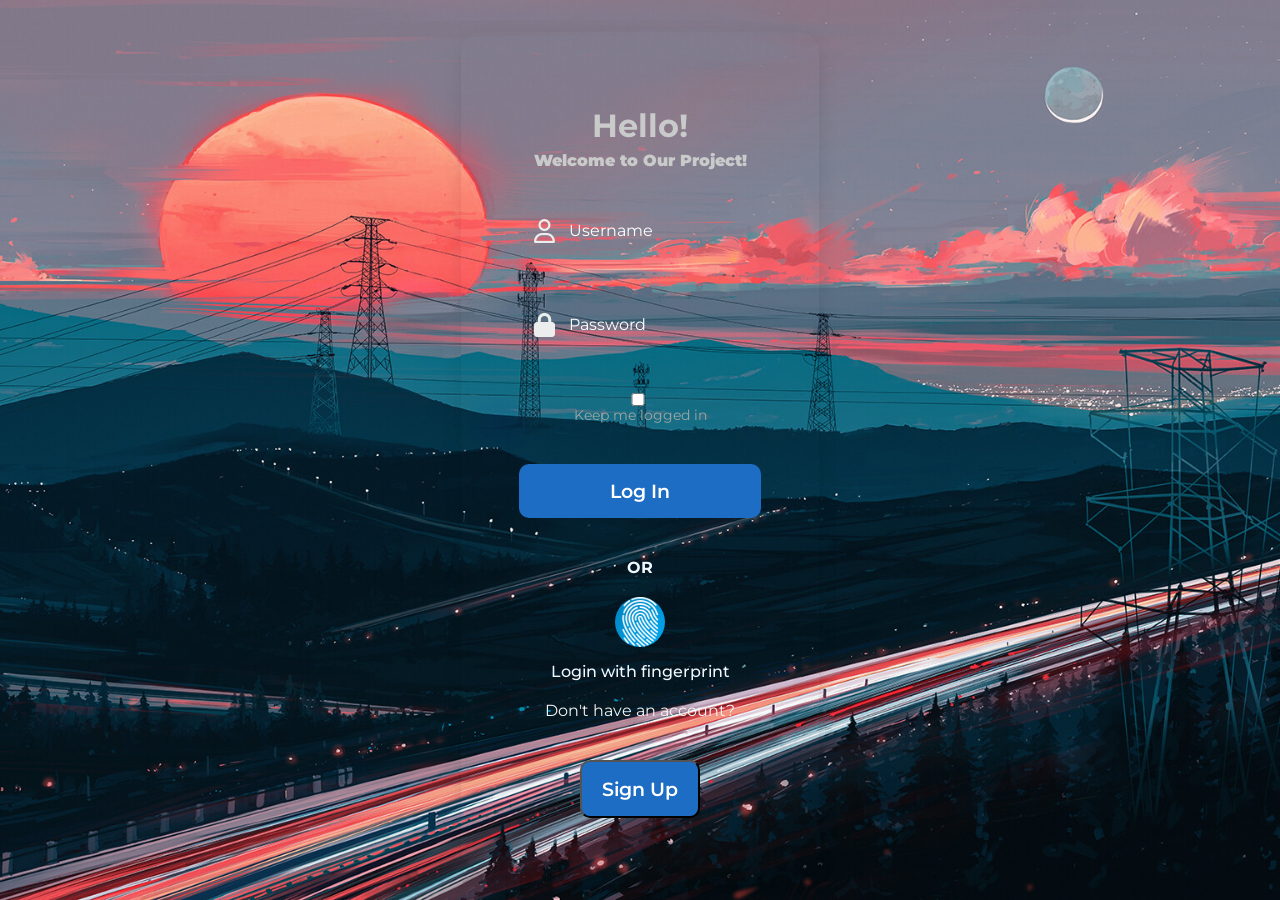
<file: index.html>
<!DOCTYPE html>
<html>
<head>
    <title>Login Page</title>
    <meta charset="UTF-8">
    <meta name="viewport" content="width=device-width, initial-scale=1.0">
    <link rel="stylesheet" href="https://cdnjs.cloudflare.com/ajax/libs/font-awesome/6.5.1/css/all.min.css" integrity="sha512-DTOQO9RWCH3ppGqcWaEA1BIZOC6xxalwEsw9c2QQeAIftl+Vegovlnee1c9QX4TctnWMn13TZye+giMm8e2LwA==" crossorigin="anonymous" referrerpolicy="no-referrer" />
    <link rel="stylesheet" type="text/css" href="style.css">
</head>
<body>
    
    <div class="login">
        <form id="loginForm" method="post"> 
            <h2>Hello!<br><span>Welcome to Our Project!</span></h2>
            
            <div class="inputBox">
                
                <input type="text" id="username" required>
                <div class="labelline">Username</div>
                <i class="fa-regular fa-user"></i>
            
            </div>
            
            <div class="inputBox">
            
                <input type="password" id="password" required>
                <div class="labelline">Password</div>
                <i class="fa-solid fa-lock"></i>
            
            </div>
            
            <label class="inputBox">               
            
                <input type="checkbox"> Keep me logged in
            
            </label>
            
            <div class="inputBox"> 
            
                <input type="submit" value="Log In">
            
            </div>
        </form>  
            
            <script>
      

      document.getElementById("loginForm").addEventListener("submit", function(event) 
        {
            event.preventDefault();
            const username = document.getElementById("username").value.trim();
            const password = document.getElementById("password").value.trim();
            
            if (username && password) 
            {
                localStorage.setItem("username", username);
                window.location.href = "UTS_PTI.html";
            } else 

            {
                alert("Please enter a username and password.");
            }
        });
  
</script>
        
        <div class="ors">
        
            <h4>OR</h4>
        
        </div>

        <div class="fingerprint">
            <div class="fingerprintBox">
              
              <a href="UTS_PTI.html">
                <img src="fingerprint-scan.png" width= "50px"></a>
            
            </div>

            <div class="ors">
              
                <p>Login with fingerprint</p>
            
            </div>
        </div>

        <div class="ors2">
            <p>Don't have an account? </p> 
        </div>

       <div class="tombol">
         <a href="signup.html">
         <button type="submit" class="signupbtn">Sign Up</button></a>
    </div>
    </div>
</body>
</html>
</file>
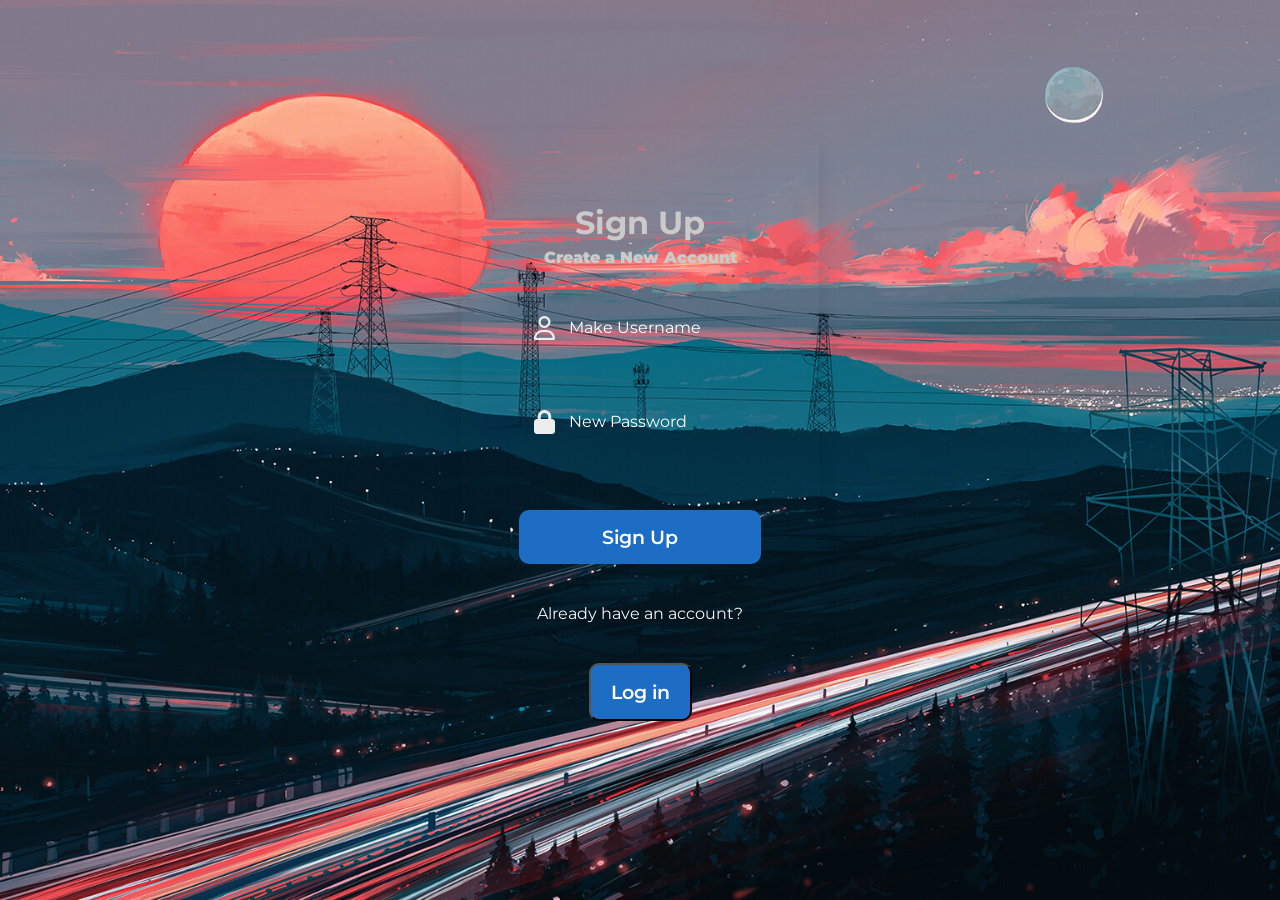
<file: signup.html>
<!DOCTYPE html>
<html>
<head>
    <title>Signup Page</title>
    <meta charset="UTF-8">
    <meta name="viewport" content="width=device-width, initial-scale=1.0">
    <link rel="stylesheet" href="https://cdnjs.cloudflare.com/ajax/libs/font-awesome/6.5.1/css/all.min.css" integrity="sha512-DTOQO9RWCH3ppGqcWaEA1BIZOC6xxalwEsw9c2QQeAIftl+Vegovlnee1c9QX4TctnWMn13TZye+giMm8e2LwA==" crossorigin="anonymous" referrerpolicy="no-referrer" />
    <link rel="stylesheet" type="text/css" href="style.css">
</head>
<body>
    <div class="login">
        <form> 
            <h2>Sign Up<br><span>Create a New Account</span></h2>

            <div class="inputBox">
                <input type="text" required>
                <div class="labelline">Make Username</div>
                <i class="fa-regular fa-user"></i>
            </div>

            <div class="inputBox">
                <input type="password" required>
                <div class="labelline">New Password</div>
                <i class="fa-solid fa-lock"></i>
            </div>

            <div class="inputBox">
                <input type="submit" value="Sign Up">
            </div>
        </form>

        <div class="ors2">
            <p>Already have an account? </p>
        </div>

        <div class="tombol">
             <a href="index.html">
            <button type="submit" class="loginbtn">Log in</button></a>
        </div>

    </div>
</body>
</html>
</file>
<file: style.css>
@import url('https://fonts.googleapis.com/css2?family=Montserrat:ital,wght@0,100..900;1,100..900&display=swap');

* {
    margin: 0;
    padding: 0;
    box-sizing: border-box;
    font-family: 'Montserrat', sans-serif;
}

body 
{
    display: flex;
    justify-content: center;
    align-items: center;
    min-height: 100vh;
    background: url('bg1.jpg') no-repeat;
    background-size: cover;
    background-position: center;
}


.login 
{
    position: relative;
    width: 358px;
    padding: 80px 58px 50px;
    box-shadow: 0px 10px 20px rgba(0, 0, 0, 0.1);
    border-radius: 20px;
    display: flex;
    flex-direction: column;
    justify-content: center;
    align-items: center;
    gap: 20px;
    background: transparent;
    transition: all 0.3s ease-in-out;
}

.labelline 
{
    position: absolute;
    font-size: 1em;
    color: #fff;
    padding: 0 50px;
    margin-top: 16px;
    background: transparent;
    transition: 0.2s ease;
}

input:focus,
input:valid 
{
    color: #66ff00;
    border: 4px solid #66ff00;
}

input:focus + .labelline,
input:valid + .labelline 
{
    color: #66ff00;
    height: 30px;
    line-height: 30px;
    transform: translate(-15px, -30px) scale(0.88);
    z-index: 1111;
}

.login:hover 
{
    box-shadow: 20px 30px 25px rgba(0, 0, 0, 0.2);
    transform: translate(-5px);
}

.login form h2 
{
    position: relative;
    margin-bottom: 30px;
    line-height: 0.9em;
    text-align: center;
    font-size: 2rem;
    color: #c9caca;
}

.login form h2 span 
{
    font-weight: bolder;
    font-size: 1rem;
    color: #c9caca;
}

.login form .inputBox 
{
    position: relative;
    display: flex;
    flex-direction: column;
    margin-bottom: 20px;
}

.login form .inputBox input 
{
    width: 100%;
    border: 2px;
    outline: none;
    background: transparent;
    border-radius: 10px;
    font-size: 1.2rem;
    padding: 15px 20px;
    padding-left: 40px;
    z-index: 1111;
    transition: 0.1s ease;
}

.login form .inputBox input[type="text"],
.login form .inputBox input[type="password"] 
{
    width: 100%;
    padding: 15px 20px;
    padding-left: 40px;
    margin-bottom: 20px;
    background: transparent;
}

.login form .inputBox i 
{
    position: absolute;
    left: 15px;
    top: 35%;
    transform: translateY(-50%);
    color: #ebeeec;
    font-size: 1.5rem;
}

.login form label 
{
    display: flex;
    align-items: center;
    margin-bottom: 10px;
    font-size: 0.9rem;
    color: #9fa6a1;
}

.login form input[type="checkbox"] 
{
    margin-right: 5px;
}

.login form input[type="submit"] 
{
    margin-top: 20px;
    width: 100%;
    padding: 15px 20px;
    cursor: pointer;
    font-weight: 600;
    font-size: 1.2rem;
    background-color: #1c6dc3;
    color: #ffffff;
    border-radius: 10px;
    transition: all 0.3s ease-in-out;
}

.login form input[type="submit"]:hover 
{
    background-color: #0056b3;
}

.login .ors 
{
    color: aliceblue;
}

.login .ors2 
{
    color: rgb(244, 244, 244);
}

.login .fingerprint 
{
    display: flex;
    justify-content: center;
    align-items: center;
    flex-direction: column;
    gap: 15px;
    cursor: pointer;
}

.login .fingerprint .fingerprintBox 
{
    box-shadow: 5px 5px 10px rgba(0, 0, 0, 0, 1), -5px -5px 10px #fff;
    border: 25px 20px 10px;
    border-radius: 50px;
    background: linear-gradient(315deg, #03a9f4, #0082bc);
}

.login .fingerprint .fingerprintBox img 
{
    max-width: 50px;
    filter: invert(1);
    animation: animate 1s linear infinite;
    display: flex;
    justify-content: center;
    align-items: center;
}

@keyframes animate 
{
    0%,100% 
    {
        opacity: 1;
    }
    50% 
    {
        opacity: 0.5;
    }
}

.login .fingerprint p 
{
    font-weight: 500;
}

@media screen and (max-width: 767px) 
{
    .login 
    {
        width: 90%;
        padding: 50px 20px;
    }

    .login form h2 
    {
        font-size: 1.5rem;
    }

    .login form .inputBox input[type="submit"] 
    {
        font-size: 1rem;
    }
}

@media screen and (max-width: 479px) 
{
    .login form h2 
    {
        font-size: 1.2rem;
    }

    .login form .inputBox input[type="submit"] 
    {
        font-size: 0.9rem;
    }

    .login form .inputBox input 
    {
        font-size: 1rem;
    }
}

button 
{
  margin-top: 20px;
    width: 100%;
    padding: 15px 20px;
    cursor: pointer;
    font-weight: 600;
    font-size: 1.2rem;
    background-color: #1c6dc3;
    color: #ffffff;
    border-radius: 10px;
    transition: all 0.3s ease-in-out;
}

button:hover 
{
  opacity:1;
  background-color:  #0056b3;
}


.signupbtn .loginbtn 
{
  float: left;
  width: 100%;

}



.tombol::after 
{
  content: "";
  clear: both;
  display: table;
}


@media screen and (max-width: 300px) 
{
  .cancelbtn, .signupbtn 
  {
    width: 100%;
  }
}
</file>
